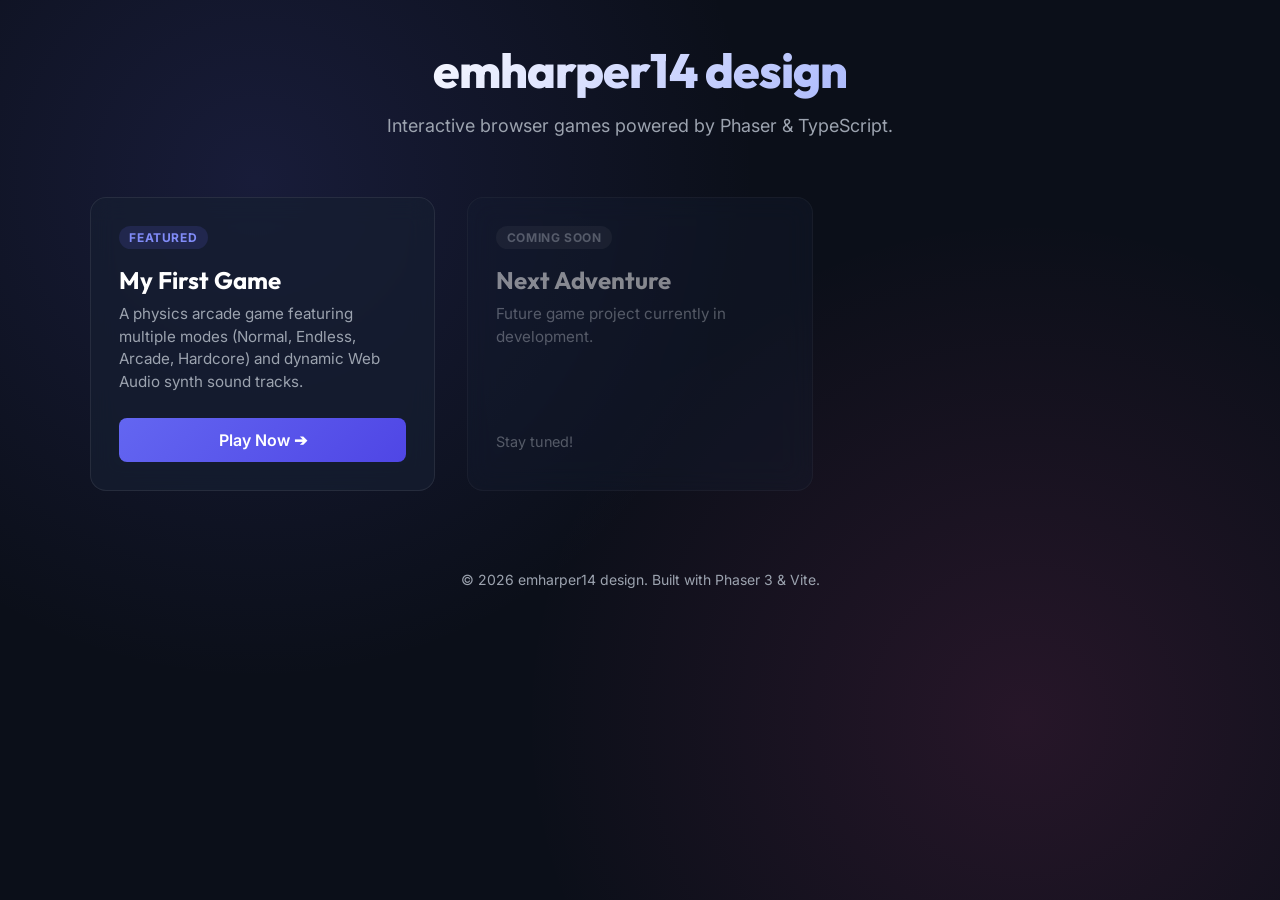
<file: index.html>
<!DOCTYPE html>
<!--test-->
<html lang="en">
<head>
  <meta charset="UTF-8" />
  <meta name="viewport" content="width=device-width, initial-scale=1.0" />
  <title>Games Library | emharper14 design</title>
  <meta name="description" content="Play browser games created by emharper14 design." />
  <link rel="preconnect" href="https://fonts.googleapis.com" />
  <link rel="preconnect" href="https://fonts.gstatic.com" crossorigin />
  <link href="https://fonts.googleapis.com/css2?family=Outfit:wght@400;600;800&family=Inter:wght@400;500;700&display=swap" rel="stylesheet" />
  <style>
    :root {
      --bg-color: #0b0f19;
      --card-bg: rgba(22, 30, 49, 0.7);
      --card-border: rgba(255, 255, 255, 0.08);
      --accent-glow: #6366f1;
      --accent-secondary: #ec4899;
      --text-main: #f3f4f6;
      --text-muted: #9ca3af;
    }

    * {
      box-sizing: border-box;
      margin: 0;
      padding: 0;
    }

    body {
      font-family: 'Inter', sans-serif;
      background-color: var(--bg-color);
      color: var(--text-main);
      min-height: 100vh;
      display: flex;
      flex-direction: column;
      align-items: center;
      padding: 2.5rem 1.5rem;
      background-image: 
        radial-gradient(circle at 20% 20%, rgba(99, 102, 241, 0.15) 0%, transparent 40%),
        radial-gradient(circle at 80% 80%, rgba(236, 72, 153, 0.12) 0%, transparent 40%);
    }

    header {
      text-align: center;
      max-width: 700px;
      margin-bottom: 3.5rem;
    }

    h1 {
      font-family: 'Outfit', sans-serif;
      font-size: 3rem;
      font-weight: 800;
      letter-spacing: -0.02em;
      background: linear-gradient(135deg, #ffffff 0%, #a5b4fc 100%);
      -webkit-background-clip: text;
      -webkit-text-fill-color: transparent;
      margin-bottom: 0.75rem;
    }

    p.subtitle {
      font-size: 1.125rem;
      color: var(--text-muted);
      line-height: 1.6;
    }

    main {
      width: 100%;
      max-width: 1100px;
    }

    .games-grid {
      display: grid;
      grid-template-columns: repeat(auto-fill, minmax(300px, 1fr));
      gap: 2rem;
    }

    .game-card {
      background: var(--card-bg);
      backdrop-filter: blur(12px);
      border: 1px solid var(--card-border);
      border-radius: 1rem;
      padding: 1.75rem;
      display: flex;
      flex-direction: column;
      justify-content: space-between;
      transition: transform 0.25s ease, border-color 0.25s ease, box-shadow 0.25s ease;
      position: relative;
      overflow: hidden;
    }

    .game-card::before {
      content: '';
      position: absolute;
      top: 0;
      left: 0;
      width: 100%;
      height: 4px;
      background: linear-gradient(90deg, var(--accent-glow), var(--accent-secondary));
      opacity: 0;
      transition: opacity 0.25s ease;
    }

    .game-card:hover {
      transform: translateY(-6px);
      border-color: rgba(99, 102, 241, 0.4);
      box-shadow: 0 12px 30px -10px rgba(99, 102, 241, 0.3);
    }

    .game-card:hover::before {
      opacity: 1;
    }

    .game-tag {
      display: inline-block;
      align-self: flex-start;
      font-size: 0.75rem;
      font-weight: 700;
      text-transform: uppercase;
      letter-spacing: 0.05em;
      padding: 0.25rem 0.65rem;
      border-radius: 20px;
      background: rgba(99, 102, 241, 0.15);
      color: #818cf8;
      margin-bottom: 1rem;
    }

    .game-title {
      font-family: 'Outfit', sans-serif;
      font-size: 1.5rem;
      font-weight: 700;
      margin-bottom: 0.5rem;
      color: #ffffff;
    }

    .game-desc {
      font-size: 0.95rem;
      color: var(--text-muted);
      line-height: 1.5;
      margin-bottom: 1.5rem;
    }

    .play-btn {
      display: inline-flex;
      align-items: center;
      justify-content: center;
      gap: 0.5rem;
      padding: 0.75rem 1.25rem;
      background: linear-gradient(135deg, var(--accent-glow) 0%, #4f46e5 100%);
      color: #ffffff;
      font-weight: 600;
      text-decoration: none;
      border-radius: 0.5rem;
      transition: opacity 0.2s ease, transform 0.2s ease;
    }

    .play-btn:hover {
      opacity: 0.95;
      transform: scale(1.02);
    }

    .coming-soon {
      opacity: 0.5;
    }

    .coming-soon .game-tag {
      background: rgba(156, 163, 175, 0.15);
      color: #9ca3af;
    }

    footer {
      margin-top: 5rem;
      font-size: 0.875rem;
      color: var(--text-muted);
      text-align: center;
    }
  </style>
</head>
<body>
  <header>
    <h1>emharper14 design</h1>
    <p class="subtitle">Interactive browser games powered by Phaser & TypeScript.</p>
  </header>

  <main>
    <div class="games-grid">
      <article class="game-card">
        <div>
          <span class="game-tag">Featured</span>
          <h2 class="game-title">My First Game</h2>
          <p class="game-desc">A physics arcade game featuring multiple modes (Normal, Endless, Arcade, Hardcore) and dynamic Web Audio synth sound tracks.</p>
        </div>
        <a href="./my-first-game/" class="play-btn">
          Play Now ➔
        </a>
      </article>

      <article class="game-card coming-soon">
        <div>
          <span class="game-tag">Coming Soon</span>
          <h2 class="game-title">Next Adventure</h2>
          <p class="game-desc">Future game project currently in development.</p>
        </div>
        <span style="font-size: 0.9rem; color: var(--text-muted); padding: 0.75rem 0;">Stay tuned!</span>
      </article>
    </div>
  </main>

  <footer>
    <p>&copy; 2026 emharper14 design. Built with Phaser 3 & Vite.</p>
  </footer>
</body>
</html>
</file>
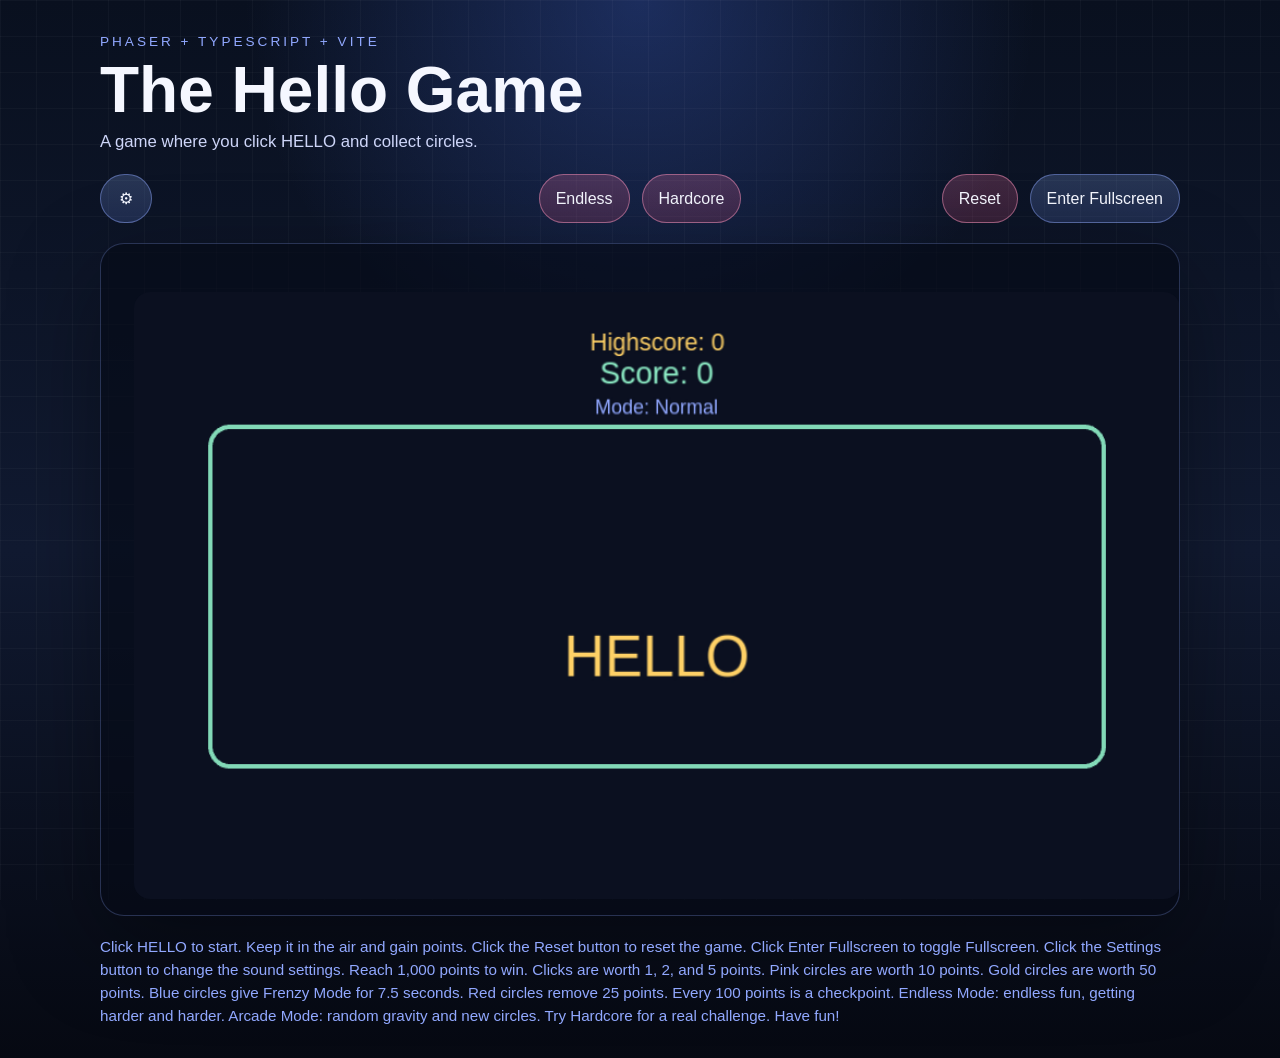
<file: my-first-game/index.html>
<!doctype html>
<html lang="en">
  <head>
    <meta charset="UTF-8" />
    <link rel="icon" type="image/svg+xml" href="./favicon.svg" />
    <meta name="viewport" content="width=device-width, initial-scale=1.0" />
    <meta
      name="description"
      content="A small Phaser browser game starter built with TypeScript and Vite."
    />
    <title>my-first-game</title>
    <script type="module" crossorigin src="./assets/index-CDKeN6IO.js"></script>
    <link rel="stylesheet" crossorigin href="./assets/index-D4XXWZTl.css">
  </head>
  <body>
    <div id="app"></div>
  </body>
</html>
</file>
<file: my-first-game/assets/index-D4XXWZTl.css>
:root{color:#f5f7ff;font-synthesis:none;text-rendering:optimizelegibility;-webkit-font-smoothing:antialiased;-moz-osx-font-smoothing:grayscale;background:radial-gradient(circle at top,#4d79ff47,#0000 32%),linear-gradient(#09101f 0%,#111a31 52%,#060912 100%);font-family:Trebuchet MS,Segoe UI,sans-serif;font-weight:400;line-height:1.5}*{box-sizing:border-box}html,body{min-height:100%;margin:0}body{min-height:100vh}body:before{content:"";pointer-events:none;background-image:linear-gradient(#ffffff08 1px,#0000 1px),linear-gradient(90deg,#ffffff08 1px,#0000 1px);background-size:36px 36px;position:fixed;inset:0}#app{min-height:100vh;padding:32px 20px;display:block}.shell{gap:20px;width:min(1080px,100%);margin:0 auto;display:grid;position:relative}.shell.is-fullscreen{background:#060912;gap:0;width:100vw;max-width:none;height:100vh;padding:0;position:relative}.shell.is-fullscreen .hero-copy,.shell.is-fullscreen .hint{display:none}.hero-copy{gap:8px;display:grid}.top-bar{grid-template-columns:1fr auto 1fr;align-items:flex-start;gap:16px;display:grid}.settings-anchor{z-index:25;justify-items:start;gap:10px;display:grid;position:relative}.settings-button{min-width:52px;padding-inline:0;font-size:1.35rem;line-height:1}.settings-panel{background:#080d1af0;border:1px solid #91a8ff47;border-radius:18px;gap:10px;width:220px;padding:14px;display:grid;box-shadow:0 18px 48px #00000047}.settings-panel[hidden]{display:none!important}.settings-action{width:100%}.settings-label{color:#ced6f9;font-size:.92rem}.settings-slider{accent-color:#8ff0c8;width:100%}.controls{justify-content:flex-end;justify-self:end;align-items:flex-start;gap:12px;display:flex}.top-middle{justify-self:center;align-items:flex-start;gap:12px;display:flex}.top-middle .control-button[aria-pressed=true]{background:linear-gradient(#ff76a652,#c9497652);border-color:#ff97bfd1}.shell.is-fullscreen .top-bar{z-index:20;position:absolute;top:16px;left:16px;right:16px}.control-button{color:#f5f7ff;font:inherit;cursor:pointer;background:linear-gradient(#8fb3ff38,#5b7ad338);border:1px solid #91a8ff73;border-radius:999px;padding:.7rem 1rem;transition:transform .12s,border-color .12s,background .12s}.control-button:hover{background:linear-gradient(#8fb3ff52,#5b7ad352);border-color:#91a8ffcc}.control-button:active{transform:translateY(1px)}.control-button-secondary{background:linear-gradient(#ff76a638,#c9497638);border-color:#ff97bf80}.control-button-secondary:hover{background:linear-gradient(#ff76a652,#c9497652);border-color:#ff97bfd1}.eyebrow,.hint,.lede{margin:0}.eyebrow{letter-spacing:.22em;text-transform:uppercase;color:#91a8ff;font-size:.85rem}h1{margin:0;font-size:clamp(2.5rem,5vw,4.5rem);line-height:.95}.lede{color:#ced6f9;max-width:58rem;font-size:1.05rem}.hint{color:#91a8ff;font-size:.95rem}#game-root{background:#060a16a6;border:1px solid #91a8ff40;border-radius:24px;width:100%;padding:16px;overflow:hidden;box-shadow:0 30px 90px #00000059}.shell.is-fullscreen #game-root{width:100vw;height:100vh;box-shadow:none;background:#060912;border:0;border-radius:0;padding:0}#game-root canvas{border-radius:16px;max-width:100%;margin:0 auto;display:block}.shell.is-fullscreen #game-root canvas{border-radius:0;width:100vw;max-width:none;height:100vh}@media (width<=720px){.top-bar{grid-template-columns:1fr;justify-items:center}.settings-anchor,.controls{justify-self:center}#app{padding:20px 12px}#game-root{border-radius:18px;padding:10px}}
</file>
